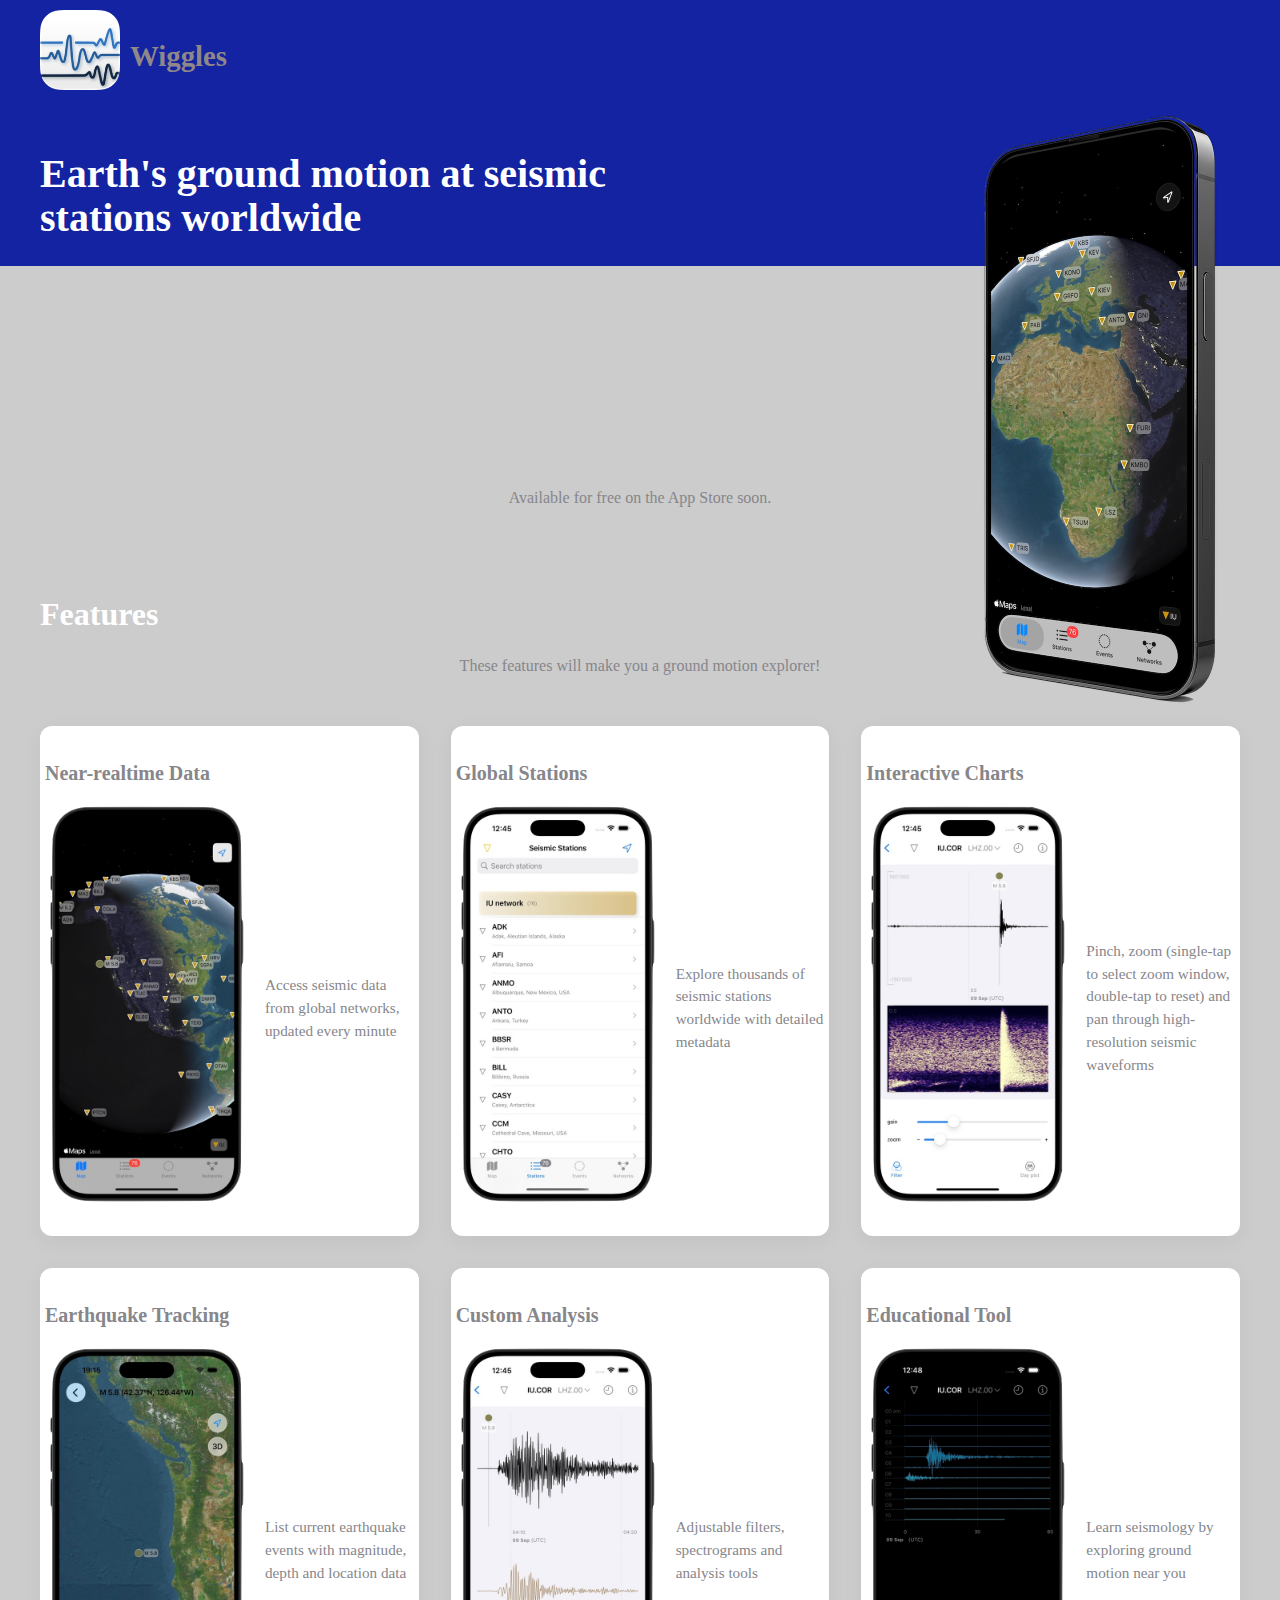
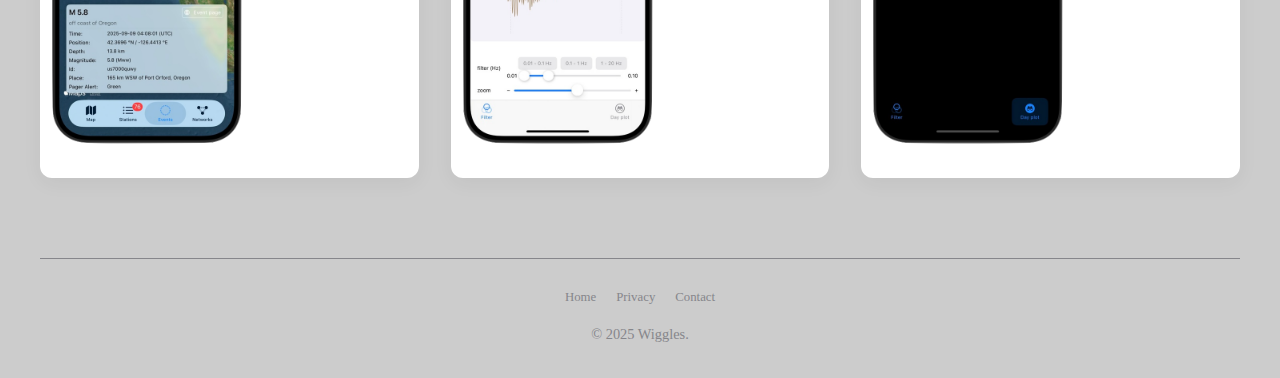
<file: index.html>
<!DOCTYPE html>
<html lang="en">
<head>
    <meta charset="UTF-8">
    <meta name="keywords" content="Seismic station visualizer, ground motion visualization, station monitor, FDSN web service app">
    <meta name="description" content="iOS app for interactive visualization of seismic station waveform data" />
    <meta name="title" content="Wiggles: station monitor" />
    <title>Wiggles</title>

    <!-- responsiveness -->
    <meta name="viewport" content="width=device-width, initial-scale=1.0"/>

    <!-- stylesheet -->
    <link href="default.css" rel="stylesheet" type="text/css" />

    <!-- iOS icon -->
    <link rel="apple-touch-icon" href="./wiggles_icon.png"/>
    <link rel="icon" sizes="152x152" href="./wiggles_icon.png"/>

    <!-- ko-fi button style -->
    <link href="https://fonts.googleapis.com/css?family=Quicksand:400,700" rel="stylesheet" type="text/css">

</head>
<body>
    <header>
        <div class="container">
            <div class="imagetext">
                <div class="logo">
                <img src="figures/wiggles_icon.png" style="width: 80px; margin-right: 10px;">
                </div>
                <a href="/" class="logo">Wiggles</a>
            </div>
        </div>
        <section id="title-section">
            <div class="container">
                <div class="imagetext">
                    <div style="width: 50%; padding: 50px 0 0 0;">
                        <h1>Earth's ground motion at seismic stations worldwide</h1>
                    </div>
                    <div class="title-image" style="max-width: 50%">
                        <img src="figures/wiggles_3d.png" style="width: 100%;">
                    </div>
                </div>
            </div>
        </section>
        
    </header>

    <main role="main">

        <section id="description-section">
            <div class="container">
                <div style="height: 140px;"></div>

                <p style="text-align: center; color: var(--text-light)">
                    Available for free on the App Store soon.
                </p>
                <!--
                <div class="app-store-button">
                    <a href="https://apps.apple.com/app/wiggles/idXXXXXXXXX" target="_blank" rel="noopener noreferrer">
                        <img src="https://linkmaker.itunes.apple.com/assets/shared/badges/en-us/appstore-lrg.svg" alt="Download on the App Store">
                    </a>
                </div>
                -->
            </div>
        </section>

        <section id="features-section">
            <div class="container">
                <h2>Features</h2>
                <p style="text-align: center; margin-bottom: 3rem; color: var(--text-light)">
                    These features will make you a ground motion explorer!
                </p>

                <div class="features-grid">
                    <div class="feature-item">
                        <h3>Near-realtime Data</h3>
                        <div class="imagetext">
                            <img src="figures/wiggles_1.png" style="width: 200px; margin-right: 20px;">
                            <p>Access seismic data from global networks, updated every minute</p>
                        </div>
                    </div>
                    <div class="feature-item">
                        <h3>Global Stations</h3>
                        <div class="imagetext">
                            <img src="figures/wiggles_2.png" style="width: 200px; margin-right: 20px;">
                            <p>Explore thousands of seismic stations worldwide with detailed metadata</p>
                        </div>
                    </div>
                    <div class="feature-item">
                        <h3>Interactive Charts</h3>
                        <div class="imagetext">
                            <img src="figures/wiggles_3.png" style="width: 200px; margin-right: 20px;">
                            <p>Pinch, zoom (single-tap to select zoom window, double-tap to reset) and pan through high-resolution seismic waveforms</p>
                        </div>
                    </div>
                    <div class="feature-item">
                        <h3>Earthquake Tracking</h3>
                        <div class="imagetext">
                            <img src="figures/wiggles_6.png" style="width: 200px; margin-right: 20px;">
                            <p>List current earthquake events with magnitude, depth and location data</p>
                        </div>
                    </div>
                    <div class="feature-item">
                        <h3>Custom Analysis</h3>
                        <div class="imagetext">
                            <img src="figures/wiggles_4.png" style="width: 200px; margin-right: 20px;">
                            <p>Adjustable filters, spectrograms and analysis tools</p>
                        </div>
                    </div>
                    <div class="feature-item">
                        <h3>Educational Tool</h3>
                        <div class="imagetext">
                            <img src="figures/wiggles_8.png" style="width: 200px; margin-right: 20px;">
                            <p>Learn seismology by exploring ground motion near you</p>
                        </div>
                    </div>
                </div>
            </div>
        </section>
    </main>

    <footer>
        <div class="container">
            <hr>
            <div class="legal-links">
                <a href="/Wiggles/">Home</a>
                <a href="/Wiggles/privacy">Privacy</a>
                <a href="https://github.com/danielpeter/Wiggles">Contact</a>
            </div>

            <p style="margin: 1rem 0; color: var(--text-light); font-size: 0.9rem;">
                &copy; 2025 Wiggles.
            </p>
        </div>
    </footer>

    <!-- ko-fi floating button -->
    <script src='https://storage.ko-fi.com/cdn/scripts/overlay-widget.js'></script>
    <script>
      kofiWidgetOverlay.draw('daniel_peter', {
        'type': 'floating-chat',
        'floating-chat.donateButton.text': 'Tip Me',
        'floating-chat.donateButton.background-color': '#1323a1',
        'floating-chat.donateButton.text-color': '#fff'
      });
    </script>

</body>
</html>
</file>
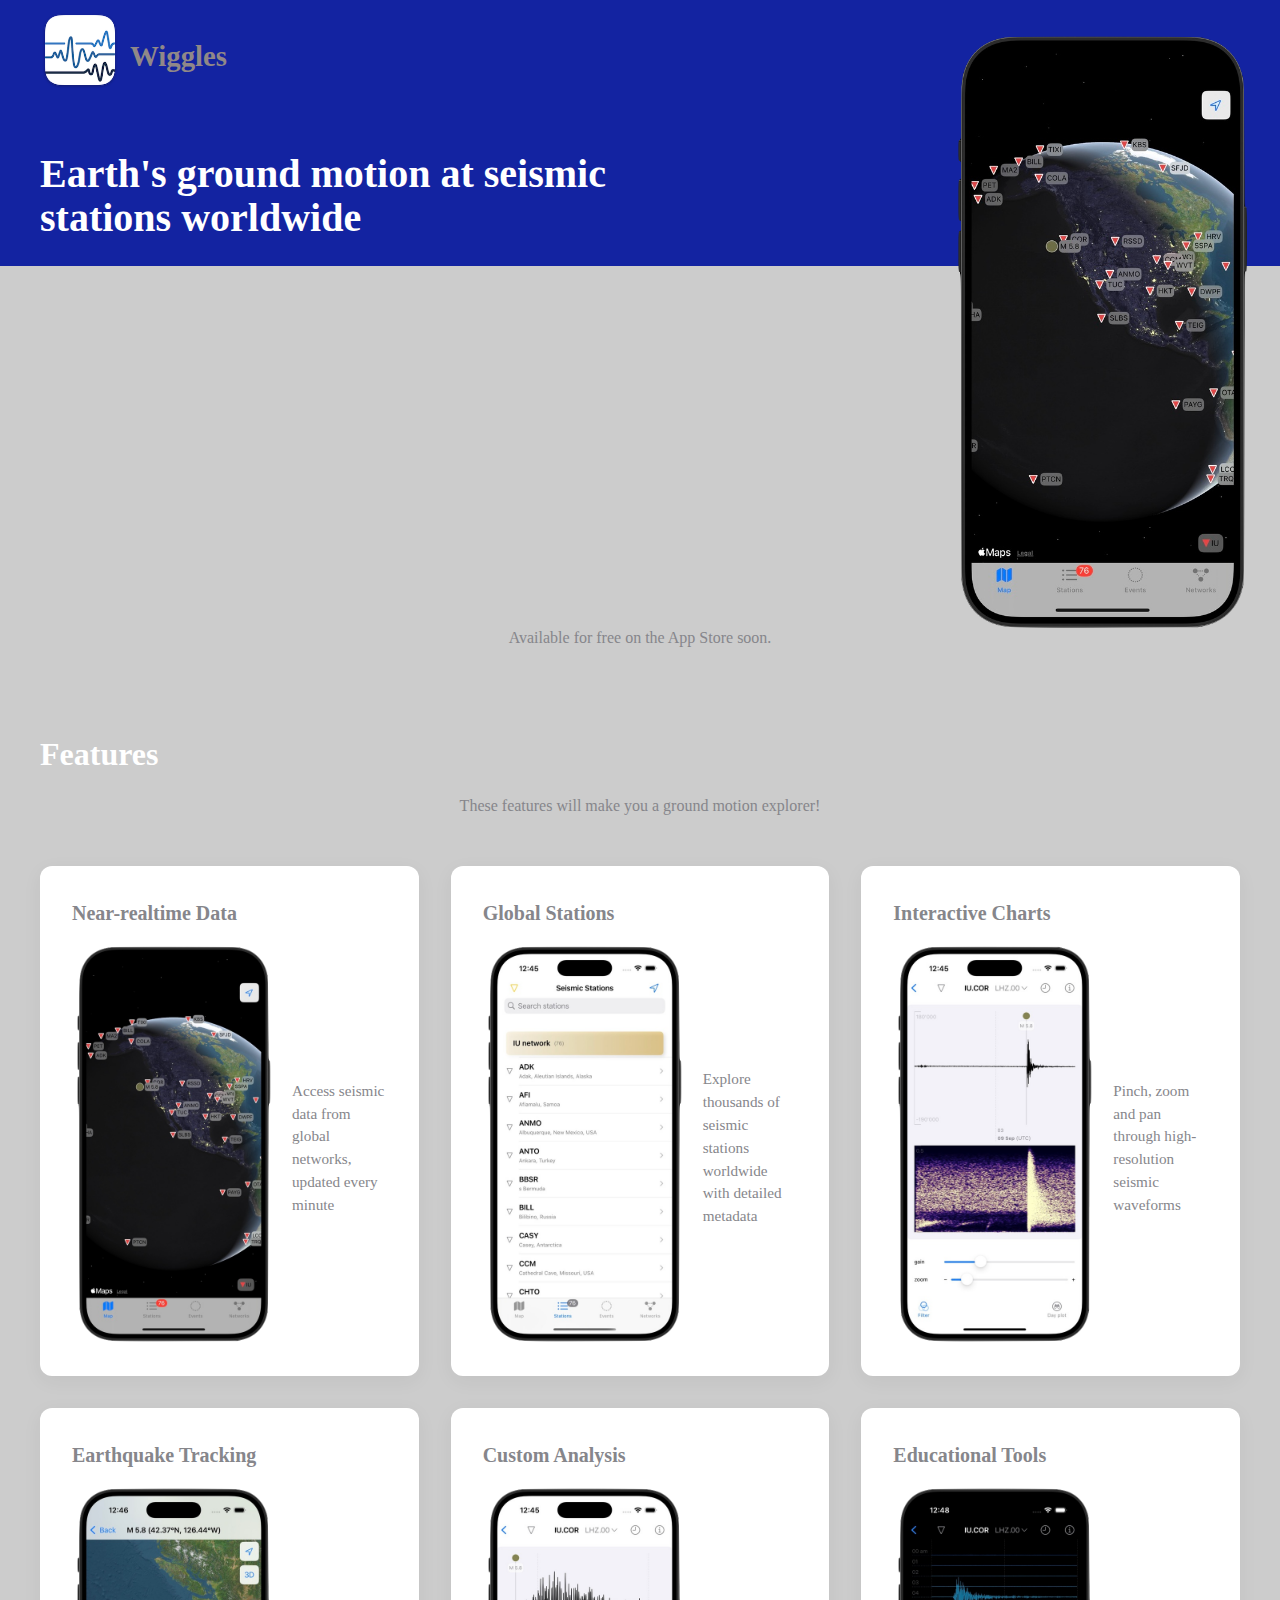
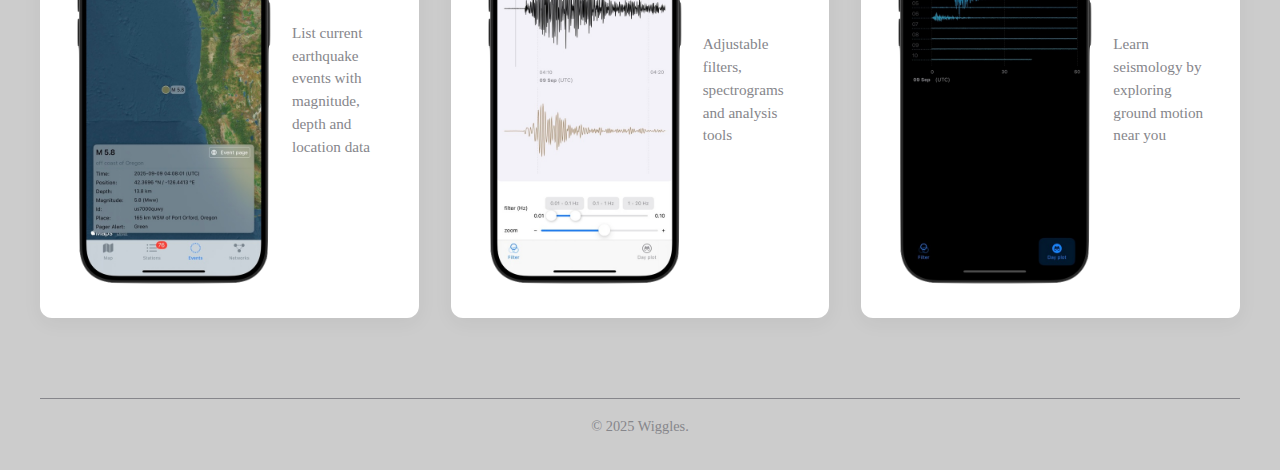
<file: gh-pages/index.html>
<!DOCTYPE html>
<html lang="en">
<head>
    <meta charset="UTF-8">
    <meta name="keywords" content="Seismic station visualizer, ground motion visualization, station monitor, FDSN web service app">
    <meta name="description" content="iOS app for interactive visualization of seismic station waveform data" />
    <meta name="title" content="Wiggles: station monitor" />
    <title>Wiggles App</title>

    <!-- responsiveness -->
    <meta name="viewport" content="width=device-width, initial-scale=1.0"/>

    <!-- stylesheet -->
    <link href="default.css" rel="stylesheet" type="text/css" />

    <!-- iOS icon -->
    <link rel="apple-touch-icon" href="./wiggles_icon.png"/>
    <link rel="icon" sizes="152x152" href="./wiggles_icon.png"/>

    <!-- ko-fi button style -->
    <link href="https://fonts.googleapis.com/css?family=Quicksand:400,700" rel="stylesheet" type="text/css">

</head>
<body>
    <header>
        <div class="container">
            <div class="imagetext">
                <div class="logo">
                <img src="figures/wiggles_icon.png" style="width: 80px; margin-right: 10px;">
                </div>
                <a href="/" class="logo">Wiggles</a>
            </div>
        </div>
        <section id="title-section">
            <div class="container">
                <div class="imagetext">
                    <div style="width: 50%; padding: 50px 0 0 0;">
                        <h1>Earth's ground motion at seismic stations worldwide</h1>
                    </div>
                    <div class="title-image" style="max-width: 50%">
                        <img src="figures/wiggles_1.png" style="width: 100%;">
                    </div>
                </div>
            </div>
        </section>
        
    </header>

    <main role="main">

        <section id="description-section">
            <div class="container">
                <div style="height: 280px;"></div>

                <p style="text-align: center; color: var(--text-light)">
                    Available for free on the App Store soon.
                </p>
                <!--
                <div class="app-store-button">
                    <a href="https://apps.apple.com/app/wiggles/idXXXXXXXXX" target="_blank" rel="noopener noreferrer">
                        <img src="https://linkmaker.itunes.apple.com/assets/shared/badges/en-us/appstore-lrg.svg" alt="Download on the App Store">
                    </a>
                </div>
                -->
            </div>
        </section>

        <section id="features-section">
            <div class="container">
                <h2>Features</h2>
                <p style="text-align: center; margin-bottom: 3rem; color: var(--text-light)">
                    These features will make you a ground motion explorer!
                </p>

                <div class="features-grid">
                    <div class="feature-item">
                        <h3>Near-realtime Data</h3>
                        <div class="imagetext">
                            <img src="figures/wiggles_1.png" style="width: 200px; margin-right: 20px;">
                            <p>Access seismic data from global networks, updated every minute</p>
                        </div>
                    </div>
                    <div class="feature-item">
                        <h3>Global Stations</h3>
                        <div class="imagetext">
                            <img src="figures/wiggles_2.png" style="width: 200px; margin-right: 20px;">
                            <p>Explore thousands of seismic stations worldwide with detailed metadata</p>
                        </div>
                    </div>
                    <div class="feature-item">
                        <h3>Interactive Charts</h3>
                        <div class="imagetext">
                            <img src="figures/wiggles_3.png" style="width: 200px; margin-right: 20px;">
                            <p>Pinch, zoom and pan through high-resolution seismic waveforms</p>
                        </div>
                    </div>
                    <div class="feature-item">
                        <h3>Earthquake Tracking</h3>
                        <div class="imagetext">
                            <img src="figures/wiggles_6.png" style="width: 200px; margin-right: 20px;">
                            <p>List current earthquake events with magnitude, depth and location data</p>
                        </div>
                    </div>
                    <div class="feature-item">
                        <h3>Custom Analysis</h3>
                        <div class="imagetext">
                            <img src="figures/wiggles_4.png" style="width: 200px; margin-right: 20px;">
                            <p>Adjustable filters, spectrograms and analysis tools</p>
                        </div>
                    </div>
                    <div class="feature-item">
                        <h3>Educational Tools</h3>
                        <div class="imagetext">
                            <img src="figures/wiggles_8.png" style="width: 200px; margin-right: 20px;">
                            <p>Learn seismology by exploring ground motion near you</p>
                        </div>
                    </div>
                </div>
            </div>
        </section>
    </main>

    <footer>
        <div class="container">
            <hr>
            <!--
            <div class="legal-links">
                <a href="/">Home</a>
                <a href="mailto:support@wigglesapp.com">Contact</a>
            </div>
            -->
            <p style="margin: 1rem 0; color: var(--text-light); font-size: 0.9rem;">
                &copy; 2025 Wiggles.
            </p>
        </div>
    </footer>

    <!-- ko-fi floating button -->
    <script src='https://storage.ko-fi.com/cdn/scripts/overlay-widget.js'></script>
    <script>
      kofiWidgetOverlay.draw('daniel_peter', {
        'type': 'floating-chat',
        'floating-chat.donateButton.text': 'Tip Me',
        'floating-chat.donateButton.background-color': '#1323a1',
        'floating-chat.donateButton.text-color': '#fff'
      });
    </script>

</body>
</html>
</file>
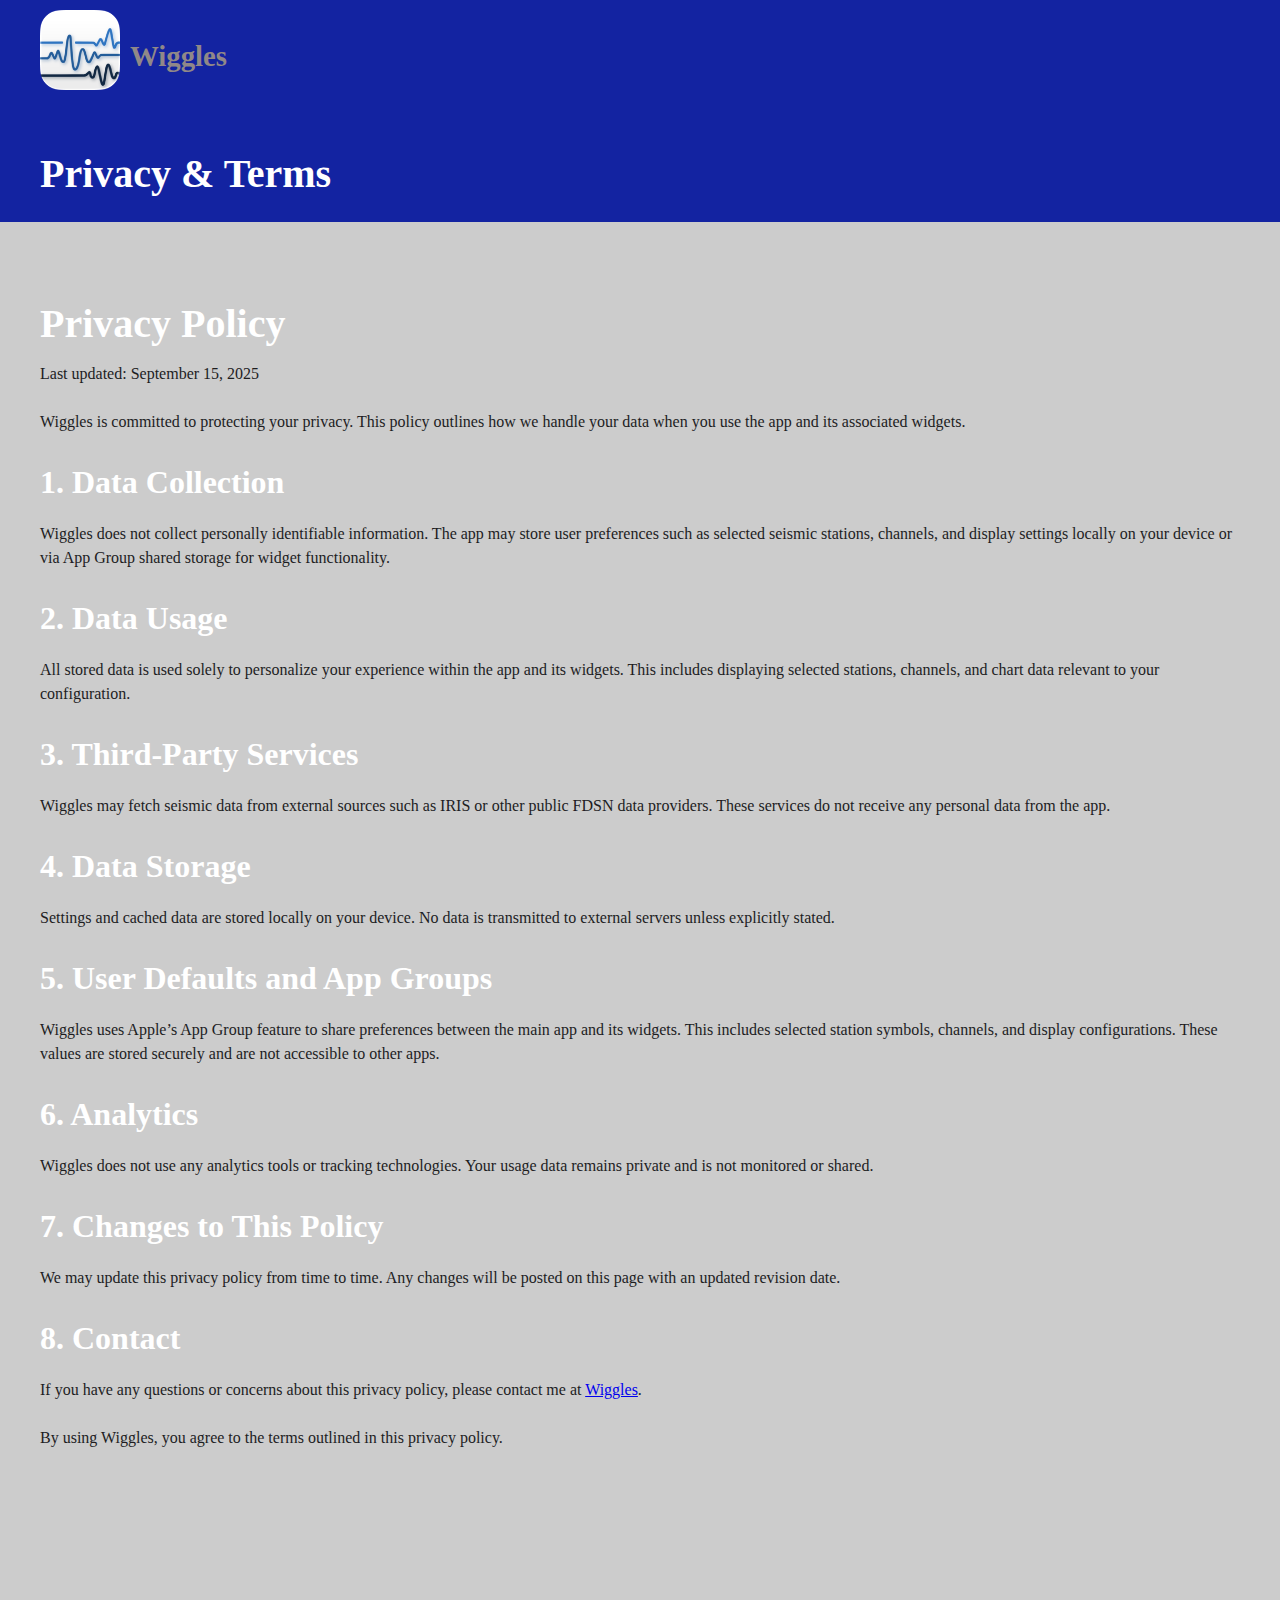
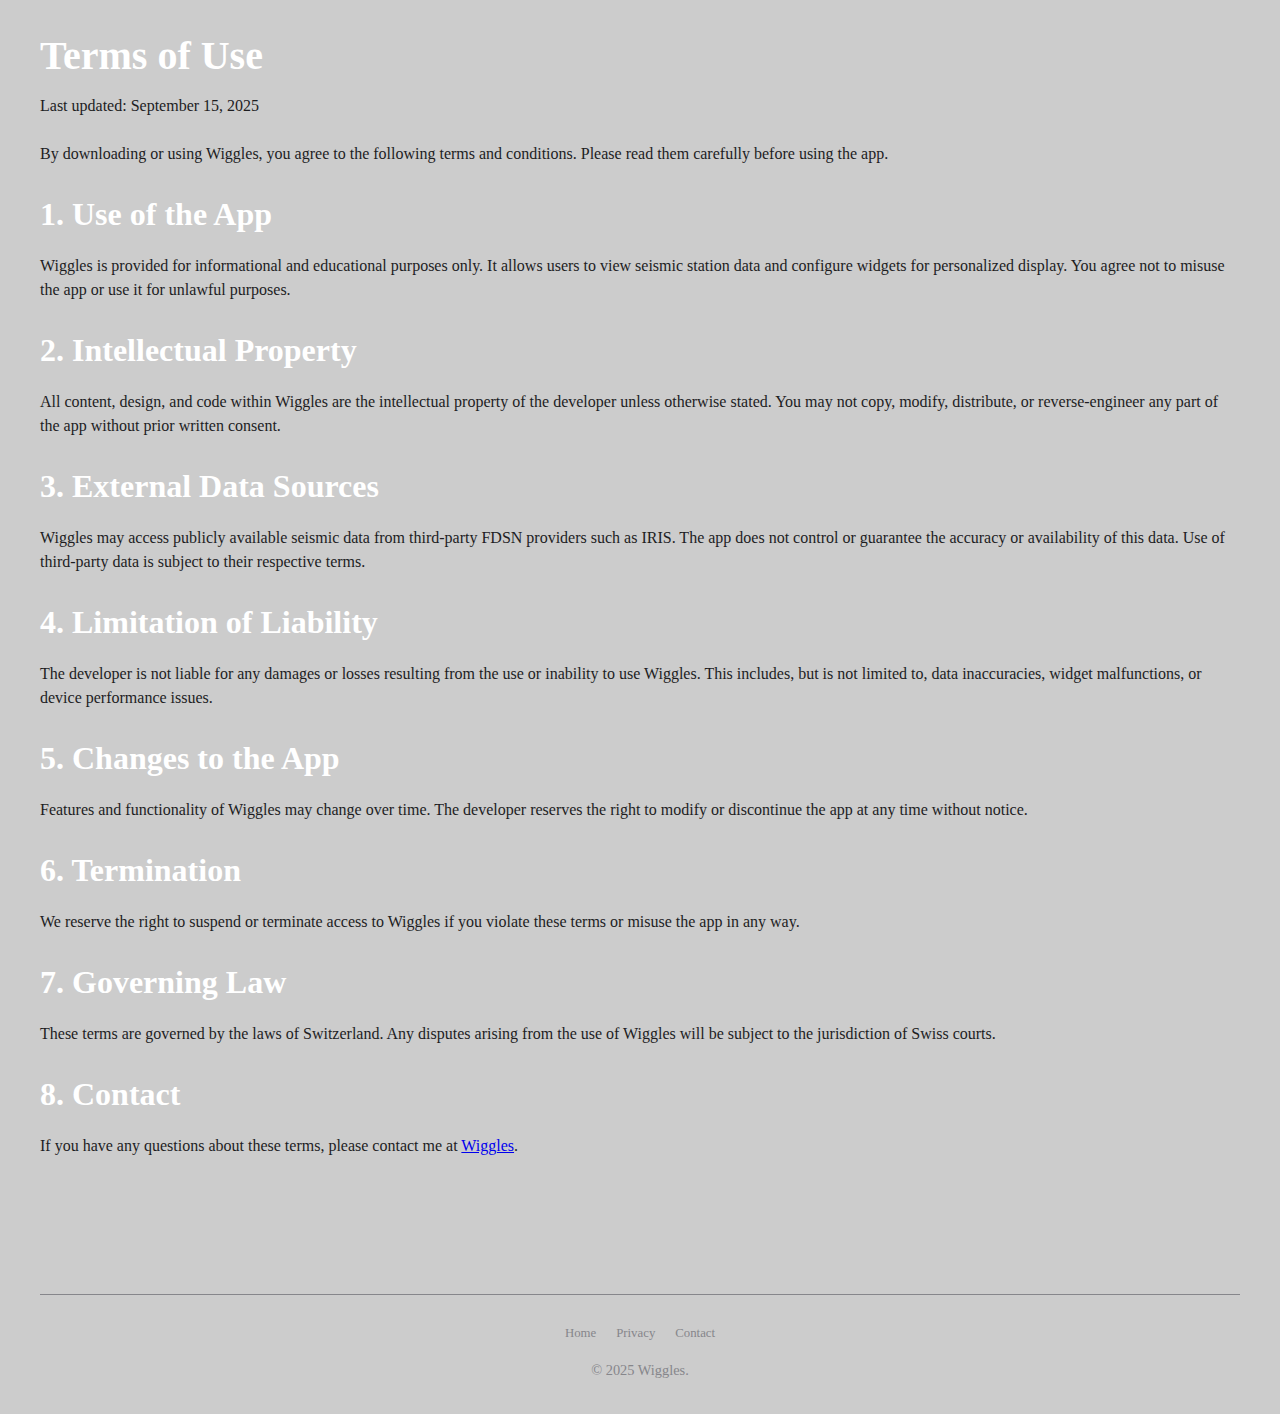
<file: privacy.html>
<!DOCTYPE html>
<html lang="en">
<head>
    <meta charset="UTF-8">
    <meta name="keywords" content="Seismic station visualizer, ground motion visualization, station monitor, FDSN web service app">
    <meta name="description" content="iOS app for interactive visualization of seismic station waveform data" />
    <meta name="title" content="Wiggles: station monitor" />
    <title>Privacy | Wiggles</title>

    <!-- responsiveness -->
    <meta name="viewport" content="width=device-width, initial-scale=1.0"/>

    <!-- stylesheet -->
    <link href="default.css" rel="stylesheet" type="text/css" />

    <!-- iOS icon -->
    <link rel="apple-touch-icon" href="./wiggles_icon.png"/>
    <link rel="icon" sizes="152x152" href="./wiggles_icon.png"/>

    <!-- ko-fi button style -->
    <link href="https://fonts.googleapis.com/css?family=Quicksand:400,700" rel="stylesheet" type="text/css">

</head>
<body>
    <header>
        <div class="container">
            <div class="imagetext">
                <div class="logo">
                <img src="figures/wiggles_icon.png" style="width: 80px; margin-right: 10px;">
                </div>
                <a href="/" class="logo">Wiggles</a>
            </div>
        </div>
        <section id="title-section">
            <div class="container">
                <div class="imagetext">
                    <div style="width: 50%; padding: 50px 0 0 0;">
                        <h1>Privacy & Terms</h1>
                    </div>
                </div>
            </div>
        </section>
        
    </header>

    <main role="main">

        <section>
            <div class="container">
              <h1>Privacy Policy</h1>
              <p>Last updated: September 15, 2025<br><br></p>

              <p>Wiggles is committed to protecting your privacy. This policy outlines how we handle your data when you use the app and its associated widgets.<br><br></p>
            </div>

            <div class="container">
              <h2>1. Data Collection</h2>
              <p>Wiggles does not collect personally identifiable information. The app may store user preferences such as selected seismic stations, channels, and display settings locally on your device or via App Group shared storage for widget functionality.<br><br></p>

              <h2>2. Data Usage</h2>
              <p>All stored data is used solely to personalize your experience within the app and its widgets. This includes displaying selected stations, channels, and chart data relevant to your configuration.<br><br></p>

              <h2>3. Third-Party Services</h2>
              <p>Wiggles may fetch seismic data from external sources such as IRIS or other public FDSN data providers. These services do not receive any personal data from the app.<br><br></p>

              <h2>4. Data Storage</h2>
              <p>Settings and cached data are stored locally on your device. No data is transmitted to external servers unless explicitly stated.<br><br></p>

              <h2>5. User Defaults and App Groups</h2>
              <p>Wiggles uses Apple’s App Group feature to share preferences between the main app and its widgets. This includes selected station symbols, channels, and display configurations. These values are stored securely and are not accessible to other apps.<br><br></p>

              <h2>6. Analytics</h2>
              <p>Wiggles does not use any analytics tools or tracking technologies. Your usage data remains private and is not monitored or shared.<br><br></p>

              <h2>7. Changes to This Policy</h2>
              <p>We may update this privacy policy from time to time. Any changes will be posted on this page with an updated revision date.<br><br></p>

              <h2>8. Contact</h2>
              <p>If you have any questions or concerns about this privacy policy, please contact me at <a href="https://github.com/danielpeter/Wiggles">Wiggles</a>.<br><br></p>

              <p>By using Wiggles, you agree to the terms outlined in this privacy policy.<br><br></p>

            </div>
        </section>

        <section>
            <div class="container">
                <h1>Terms of Use</h1>
                <p>Last updated: September 15, 2025<br><br></p>

                <p>By downloading or using Wiggles, you agree to the following terms and conditions. Please read them carefully before using the app.<br><br></p>
            </div>

            <div class="container">
                <h2>1. Use of the App</h2>
                <p>Wiggles is provided for informational and educational purposes only. It allows users to view seismic station data and configure widgets for personalized display. You agree not to misuse the app or use it for unlawful purposes.<br><br></p>

                <h2>2. Intellectual Property</h2>
                <p>All content, design, and code within Wiggles are the intellectual property of the developer unless otherwise stated. You may not copy, modify, distribute, or reverse-engineer any part of the app without prior written consent.<br><br></p>

                <h2>3. External Data Sources</h2>
                <p>Wiggles may access publicly available seismic data from third-party FDSN providers such as IRIS. The app does not control or guarantee the accuracy or availability of this data. Use of third-party data is subject to their respective terms.<br><br></p>

                <h2>4. Limitation of Liability</h2>
                <p>The developer is not liable for any damages or losses resulting from the use or inability to use Wiggles. This includes, but is not limited to, data inaccuracies, widget malfunctions, or device performance issues.<br><br></p>

                <h2>5. Changes to the App</h2>
                <p>Features and functionality of Wiggles may change over time. The developer reserves the right to modify or discontinue the app at any time without notice.<br><br></p>

                <h2>6. Termination</h2>
                <p>We reserve the right to suspend or terminate access to Wiggles if you violate these terms or misuse the app in any way.<br><br></p>

                <h2>7. Governing Law</h2>
                <p>These terms are governed by the laws of Switzerland. Any disputes arising from the use of Wiggles will be subject to the jurisdiction of Swiss courts.<br><br></p>

                <h2>8. Contact</h2>
                <p>If you have any questions about these terms, please contact me at <a href="https://github.com/danielpeter/Wiggles">Wiggles</a>.<br><br></p>
            </div>
        </section>
    </main>

    <footer>
        <div class="container">
            <hr>
            <div class="legal-links">
                <a href="/Wiggles">Home</a>
                <a href="/Wiggles/privacy">Privacy</a>
                <a href="https://github.com/danielpeter/Wiggles">Contact</a>
            </div>

            <p style="margin: 1rem 0; color: var(--text-light); font-size: 0.9rem;">
                &copy; 2025 Wiggles.
            </p>
        </div>
    </footer>
</body>
</html>
</file>
<file: default.css>
/***
* Wiggles App - an iOS app for seismic stations
*
* Copyright (c) Daniel Peter
***/

:root {
    --primary: #007AFF; /* Keep Wiggles blue */
    --primary-dark: #0063CC;
    --primary-logo: #FFF;
    --background: #CCC;
    --text: #1D1D1F;
    --text-light: #86868B;
    --header-bgcolor: #1323a1;
    --features-bgcolor: #FFF;
}

/* -------------------------------------------------------------

reset

------------------------------------------------------------- */

html, body, div, span, applet, object, iframe, canvas,
header, footer, section,
h1, h2, h3, h4, h5, h6, p, blockquote, pre,
a, abbr, acronym, address, big, cite, code,
table, caption, tr, th, td {
    border: 0;
    font-family: inherit;
    font-size: 100%;
    font-style: inherit;
    font-weight: inherit;
    outline: 0;
    vertical-align: baseline;
    margin: 0;
    padding: 0;
}

html {
    /* Keeps page centered in all browsers regardless of content height */
    overflow-y: scroll;
    /* Prevents iOS text size adjust after orientation change, without disabling user zoom */
    -webkit-text-size-adjust: 100%;
    /* www.456bereastreet.com/archive/201012/controlling_text_size_in_safari_for_ios_without_disabling_user_zoom/ */
    -ms-text-size-adjust: 100%;
    height: 100%;
}

body,html {
    background-color: var(--background);
    /*overflow: hidden;*/
    height: 100%;
}


body {
    font-family: -apple-system, BlinkMacSystemFont, "Segoe UI", Roboto, Oxygen-Sans, Ubuntu, Cantarell;
    /*font-family: "Open Sans", "Helvetica Neue", Helvetica, Arial, sans-serif;*/
    font-weight: normal;
    margin: 0;
    padding: 0;
    color: var(--text);
    line-height: 1.5;
    -webkit-font-smoothing: antialiased;
}

.container {
    max-width: 1200px;
    margin: 0 auto;
    padding: 0 10px;
    color: var(--text);
}

header {
    padding: 10px 10px;
    /*border-bottom: 1px solid rgba(0,0,0,0.05);*/
    /*margin-bottom: 4rem;*/
    background: var(--header-bgcolor);
    vertical-align: center;
    /*display: flex;*/
}

#title-section {
    position: relative;
    background: var(--header-bgcolor);
    padding: 0 10px;
    overflow: visible;
    z-index: 2;
}

.title-image {
    position: absolute;
    right: 0;
    padding: 10px 20px;
    top: -20px;
    /*transform: translateY(-50%);*/
    width: 300px;
    z-index: 3;
    /*box-shadow: 0 20px 40px rgba(0,0,0,0.2);*/
    border-radius: 60px;
    overflow: hidden;
}

#features-section {
    color: var(--text);
    padding: 0;
}

.imagetext {
    display: flex;
    align-items: center;
}

.kofi {
    position: absolute
    left: 0px;
    top: 0px;
    width: 300px;
}

.logo {
    font-size: 1.8rem;
    font-weight: 700;
    color: #908888;
    text-decoration: none;
    transition: opacity 0.2s;
}

.logo:hover {
    opacity: 0.8;
}

section {
    padding: 5rem 0;
}

h1, h2, h3 {
    font-weight: 600;
    margin: 0 0 1rem;
    color: #FFF;
}

h1 {
    font-size: 2.5rem;
    line-height: 1.1;
}

h2 {
    font-size: 2rem;
    /*color: var(--primary);*/
}

h3 {
    font-size: 1.25rem;
    color: var(--text-light);
}

hr {
    display: block;
    height: 1px;
    border: 0;
    border-top: 1px solid var(--text-light);
    margin: 1em 0;
    padding: 0;
}

.app-store-button {
    display: flex;
    justify-content: center;
    margin: 2rem 0 3rem;
}

.app-store-button img {
    height: 50px;
    transition: transform 0.2s;
}

.app-store-button:hover img {
    transform: scale(1.02);
}

.features-grid {
    display: grid;
    grid-template-columns: repeat(auto-fit, minmax(300px, 1fr));
    gap: 2rem;
    margin: 3rem 0;
}

.feature-item {
    color: var(--text-light);
    padding: 2rem 5px;
    background: var(--features-bgcolor);
    border-radius: 12px;
    box-shadow: 0 5px 20px rgba(0,0,0,0.05);
    transition: transform 0.2s;
}

.feature-item:hover {
    transform: translateY(-5px);
}

.feature-item p {
    color: var(--text-light);
    margin: 0.5rem 0 0;
    font-size: 0.95rem;
}

footer {
    padding: 1rem 0;
    /*border-top: 1px solid rgba(0,0,0,0.05);*/
    /*margin-top: 5rem;*/
    text-align: center;
}

footer a {
    color: var(--text-light);
    text-decoration: none;
    margin: 0 0.5rem;
    font-size: 0.9rem;
}

footer a:hover {
    color: var(--primary);
}

.legal-links {
    margin-top: 1.5rem;
}

.legal-links a {
    font-size: 0.8rem;
}

@media (max-width: 768px) {
    section {
        padding: 3rem 0;
    }

    h1 {
        font-size: 2rem;
    }

    .features-grid {
        grid-template-columns: 1fr;
        gap: 1.5rem;
    }
}
</file>
<file: gh-pages/default.css>
/***
* Wiggles App - an iOS app for seismic stations
*
* Copyright (c) Daniel Peter
***/

:root {
    --primary: #007AFF; /* Keep Wiggles blue */
    --primary-dark: #0063CC;
    --primary-logo: #FFF;
    --background: #CCC;
    --text: #1D1D1F;
    --text-light: #86868B;
    --header-bgcolor: #1323a1;
    --features-bgcolor: #FFF;
}

/* -------------------------------------------------------------

reset

------------------------------------------------------------- */

html, body, div, span, applet, object, iframe, canvas,
header, footer, section,
h1, h2, h3, h4, h5, h6, p, blockquote, pre,
a, abbr, acronym, address, big, cite, code,
table, caption, tr, th, td {
    border: 0;
    font-family: inherit;
    font-size: 100%;
    font-style: inherit;
    font-weight: inherit;
    outline: 0;
    vertical-align: baseline;
    margin: 0;
    padding: 0;
}

html {
    /* Keeps page centered in all browsers regardless of content height */
    overflow-y: scroll;
    /* Prevents iOS text size adjust after orientation change, without disabling user zoom */
    -webkit-text-size-adjust: 100%;
    /* www.456bereastreet.com/archive/201012/controlling_text_size_in_safari_for_ios_without_disabling_user_zoom/ */
    -ms-text-size-adjust: 100%;
    height: 100%;
}

body,html {
    background-color: var(--background);
    /*overflow: hidden;*/
    height: 100%;
}


body {
    font-family: -apple-system, BlinkMacSystemFont, "Segoe UI", Roboto, Oxygen-Sans, Ubuntu, Cantarell;
    /*font-family: "Open Sans", "Helvetica Neue", Helvetica, Arial, sans-serif;*/
    font-weight: normal;
    margin: 0;
    padding: 0;
    color: var(--text);
    line-height: 1.5;
    -webkit-font-smoothing: antialiased;
}

.container {
    max-width: 1200px;
    margin: 0 auto;
    padding: 0 10px;
    color: var(--text);
}

header {
    padding: 10px 10px;
    /*border-bottom: 1px solid rgba(0,0,0,0.05);*/
    /*margin-bottom: 4rem;*/
    background: var(--header-bgcolor);
    vertical-align: center;
    /*display: flex;*/
}

#title-section {
    position: relative;
    background: var(--header-bgcolor);
    padding: 0 10px;
    overflow: visible;
    z-index: 2;
}

.title-image {
    position: absolute;
    right: 0;
    padding: 10px 20px;
    top: -80px;
    /*transform: translateY(-50%);*/
    width: 300px;
    z-index: 3;
    /*box-shadow: 0 20px 40px rgba(0,0,0,0.2);*/
    border-radius: 60px;
    overflow: hidden;
}

#features-section {
    color: var(--text);
    padding: 0;
}

.imagetext {
    display: flex;
    align-items: center;
}

.kofi {
    position: absolute
    left: 0px;
    top: 0px;
    width: 300px;
}

.logo {
    font-size: 1.8rem;
    font-weight: 700;
    color: #908888;
    text-decoration: none;
    transition: opacity 0.2s;
}

.logo:hover {
    opacity: 0.8;
}

section {
    padding: 5rem 0;
}

h1, h2, h3 {
    font-weight: 600;
    margin: 0 0 1rem;
    color: #FFF;
}

h1 {
    font-size: 2.5rem;
    line-height: 1.1;
}

h2 {
    font-size: 2rem;
    /*color: var(--primary);*/
}

h3 {
    font-size: 1.25rem;
    color: var(--text-light);
}

hr {
    display: block;
    height: 1px;
    border: 0;
    border-top: 1px solid var(--text-light);
    margin: 1em 0;
    padding: 0;
}

.app-store-button {
    display: flex;
    justify-content: center;
    margin: 2rem 0 3rem;
}

.app-store-button img {
    height: 50px;
    transition: transform 0.2s;
}

.app-store-button:hover img {
    transform: scale(1.02);
}

.features-grid {
    display: grid;
    grid-template-columns: repeat(auto-fit, minmax(300px, 1fr));
    gap: 2rem;
    margin: 3rem 0;
}

.feature-item {
    color: var(--text-light);
    padding: 2rem;
    background: var(--features-bgcolor);
    border-radius: 12px;
    box-shadow: 0 5px 20px rgba(0,0,0,0.05);
    transition: transform 0.2s;
}

.feature-item:hover {
    transform: translateY(-5px);
}

.feature-item p {
    color: var(--text-light);
    margin: 0.5rem 0 0;
    font-size: 0.95rem;
}

footer {
    padding: 1rem 0;
    /*border-top: 1px solid rgba(0,0,0,0.05);*/
    /*margin-top: 5rem;*/
    text-align: center;
}

footer a {
    color: var(--text-light);
    text-decoration: none;
    margin: 0 0.5rem;
    font-size: 0.9rem;
}

footer a:hover {
    color: var(--primary);
}

.legal-links {
    margin-top: 1.5rem;
}

.legal-links a {
    font-size: 0.8rem;
}

@media (max-width: 768px) {
    section {
        padding: 3rem 0;
    }

    h1 {
        font-size: 2rem;
    }

    .features-grid {
        grid-template-columns: 1fr;
        gap: 1.5rem;
    }
}
</file>
